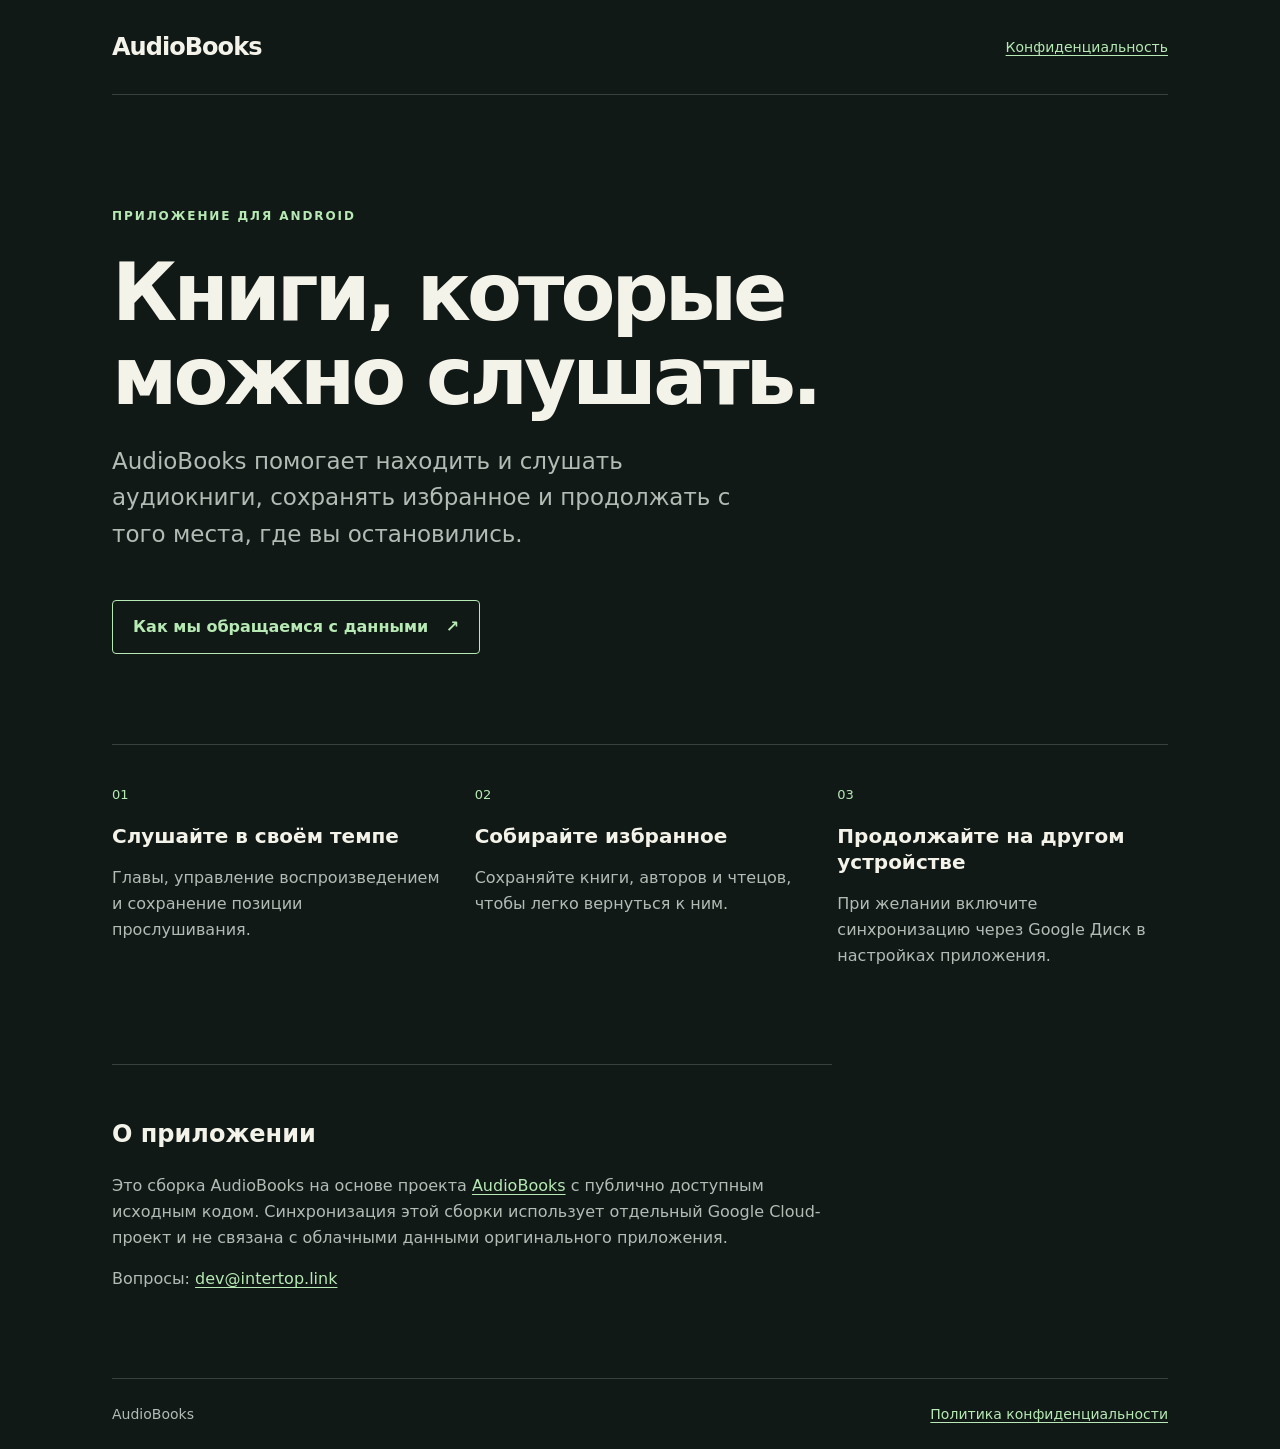
<file: index.html>
<!doctype html>
<html lang="ru">
<head>
  <meta charset="utf-8">
  <meta name="viewport" content="width=device-width, initial-scale=1">
  <meta name="description" content="AudioBooks — приложение для прослушивания аудиокниг на Android.">
  <title>AudioBooks — аудиокниги на Android</title>
  <link rel="stylesheet" href="style.css">
</head>
<body>
  <main class="page">
    <header class="masthead"><span class="brand">AudioBooks</span><nav aria-label="Навигация"><a href="privacy.html">Конфиденциальность</a></nav></header>
    <section class="hero">
      <p class="eyebrow">ПРИЛОЖЕНИЕ ДЛЯ ANDROID</p>
      <h1>Книги, которые<br>можно слушать.</h1>
      <p class="lead">AudioBooks помогает находить и слушать аудиокниги, сохранять избранное и продолжать с того места, где вы остановились.</p>
      <a class="button" href="privacy.html">Как мы обращаемся с данными <span aria-hidden="true">↗</span></a>
    </section>
    <section class="features" aria-label="Возможности приложения">
      <article><span>01</span><h2>Слушайте в своём темпе</h2><p>Главы, управление воспроизведением и сохранение позиции прослушивания.</p></article>
      <article><span>02</span><h2>Собирайте избранное</h2><p>Сохраняйте книги, авторов и чтецов, чтобы легко вернуться к ним.</p></article>
      <article><span>03</span><h2>Продолжайте на другом устройстве</h2><p>При желании включите синхронизацию через Google Диск в настройках приложения.</p></article>
    </section>
    <section class="note"><h2>О приложении</h2><p>Это сборка AudioBooks на основе проекта <a href="https://github.com/korvin2000/AudioBooks">AudioBooks</a> с публично доступным исходным кодом. Синхронизация этой сборки использует отдельный Google Cloud-проект и не связана с облачными данными оригинального приложения.</p><p>Вопросы: <a href="mailto:dev@intertop.link">dev@intertop.link</a></p></section>
    <footer><span>AudioBooks</span><a href="privacy.html">Политика конфиденциальности</a></footer>
  </main>
</body>
</html>
</file>
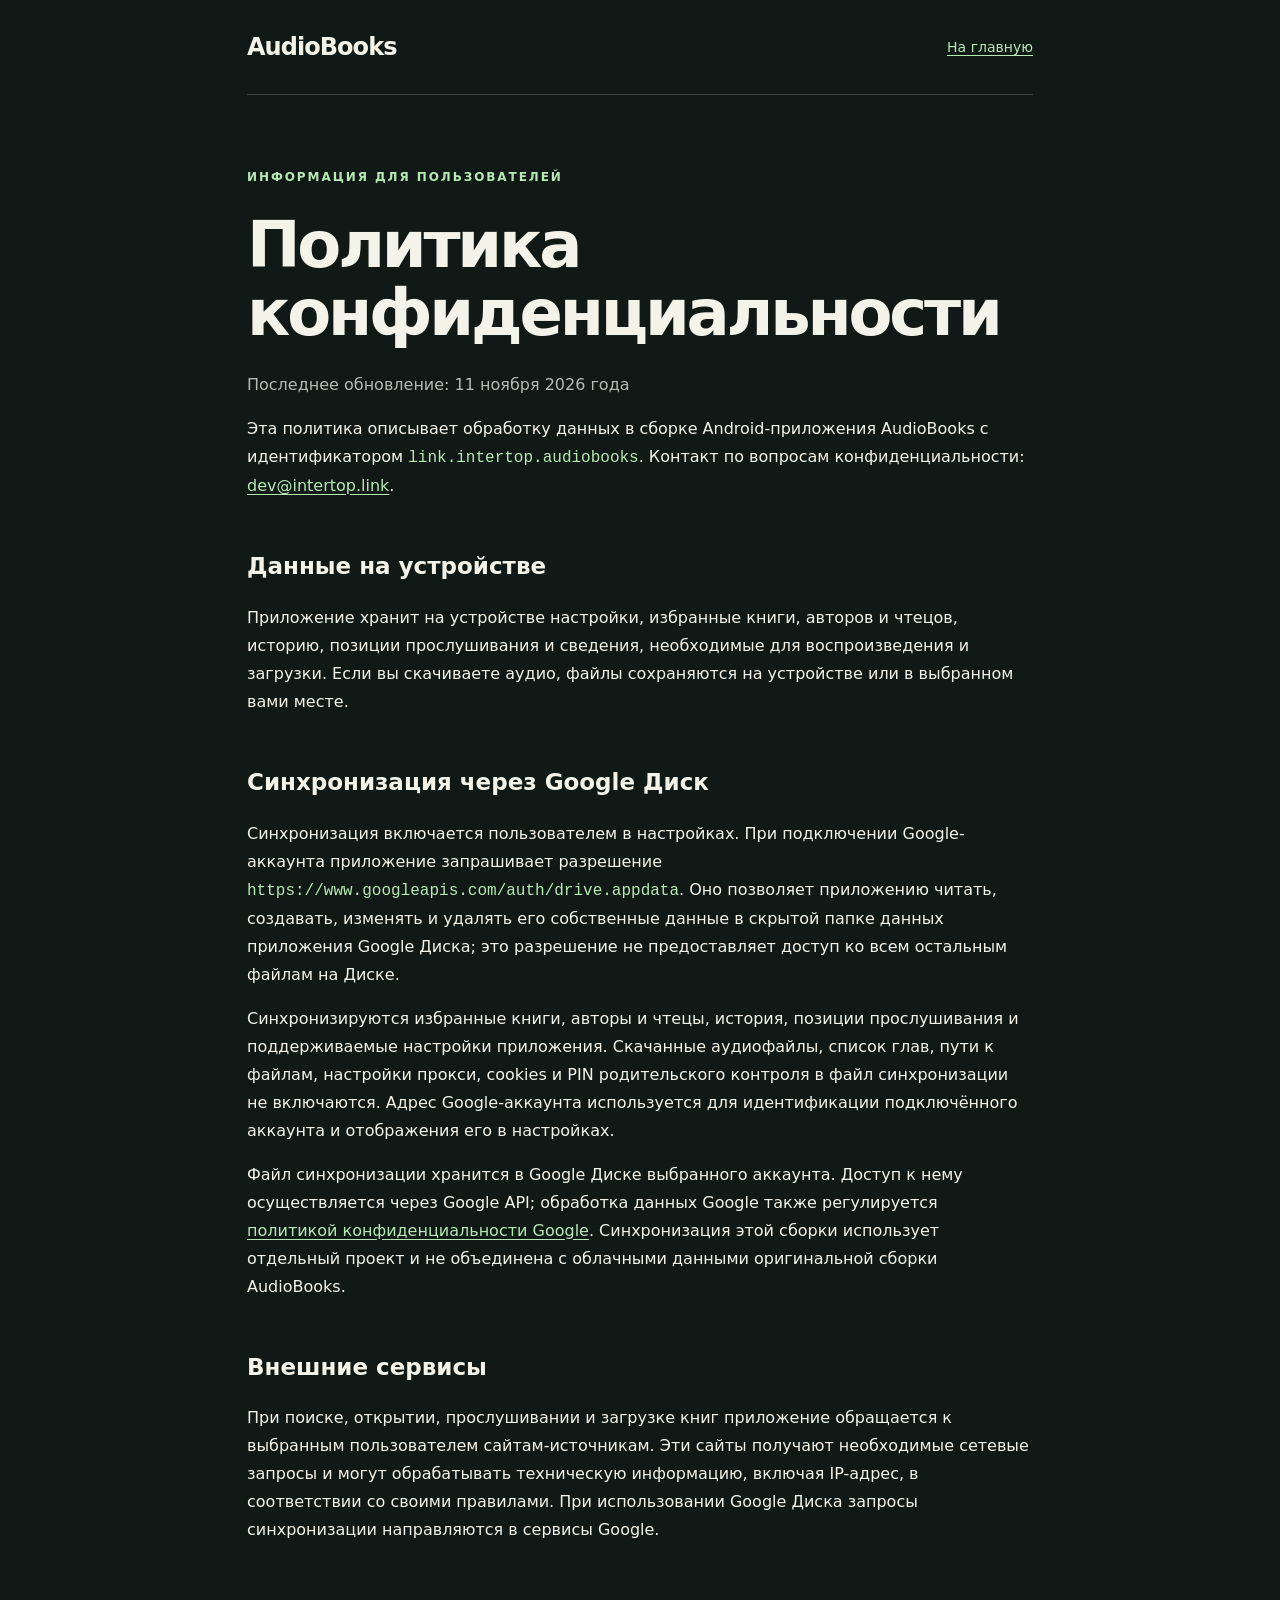
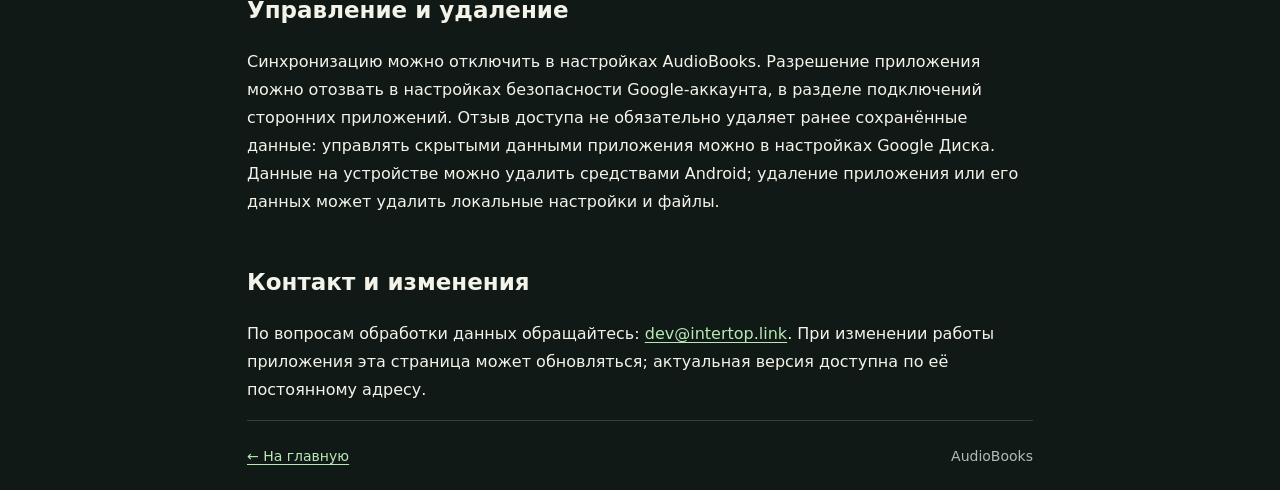
<file: privacy.html>
<!doctype html>
<html lang="ru">
<head>
  <meta charset="utf-8"><meta name="viewport" content="width=device-width, initial-scale=1">
  <title>Политика конфиденциальности — AudioBooks</title><link rel="stylesheet" href="style.css">
</head>
<body>
<main class="page policy">
  <header class="masthead"><a class="brand" href="index.html">AudioBooks</a><nav aria-label="Навигация"><a href="index.html">На главную</a></nav></header>
  <p class="eyebrow">ИНФОРМАЦИЯ ДЛЯ ПОЛЬЗОВАТЕЛЕЙ</p>
  <h1>Политика конфиденциальности</h1>
  <p class="muted">Последнее обновление: 11 ноября 2026 года</p>
  <p>Эта политика описывает обработку данных в сборке Android-приложения AudioBooks с идентификатором <code>link.intertop.audiobooks</code>. Контакт по вопросам конфиденциальности: <a href="mailto:dev@intertop.link">dev@intertop.link</a>.</p>
  <h2>Данные на устройстве</h2>
  <p>Приложение хранит на устройстве настройки, избранные книги, авторов и чтецов, историю, позиции прослушивания и сведения, необходимые для воспроизведения и загрузки. Если вы скачиваете аудио, файлы сохраняются на устройстве или в выбранном вами месте.</p>
  <h2>Синхронизация через Google Диск</h2>
  <p>Синхронизация включается пользователем в настройках. При подключении Google-аккаунта приложение запрашивает разрешение <code>https://www.googleapis.com/auth/drive.appdata</code>. Оно позволяет приложению читать, создавать, изменять и удалять его собственные данные в скрытой папке данных приложения Google Диска; это разрешение не предоставляет доступ ко всем остальным файлам на Диске.</p>
  <p>Синхронизируются избранные книги, авторы и чтецы, история, позиции прослушивания и поддерживаемые настройки приложения. Скачанные аудиофайлы, список глав, пути к файлам, настройки прокси, cookies и PIN родительского контроля в файл синхронизации не включаются. Адрес Google-аккаунта используется для идентификации подключённого аккаунта и отображения его в настройках.</p>
  <p>Файл синхронизации хранится в Google Диске выбранного аккаунта. Доступ к нему осуществляется через Google API; обработка данных Google также регулируется <a href="https://policies.google.com/privacy">политикой конфиденциальности Google</a>. Синхронизация этой сборки использует отдельный проект и не объединена с облачными данными оригинальной сборки AudioBooks.</p>
  <h2>Внешние сервисы</h2>
  <p>При поиске, открытии, прослушивании и загрузке книг приложение обращается к выбранным пользователем сайтам-источникам. Эти сайты получают необходимые сетевые запросы и могут обрабатывать техническую информацию, включая IP-адрес, в соответствии со своими правилами. При использовании Google Диска запросы синхронизации направляются в сервисы Google.</p>
  <h2>Управление и удаление</h2>
  <p>Синхронизацию можно отключить в настройках AudioBooks. Разрешение приложения можно отозвать в настройках безопасности Google-аккаунта, в разделе подключений сторонних приложений. Отзыв доступа не обязательно удаляет ранее сохранённые данные: управлять скрытыми данными приложения можно в настройках Google Диска. Данные на устройстве можно удалить средствами Android; удаление приложения или его данных может удалить локальные настройки и файлы.</p>
  <h2>Контакт и изменения</h2>
  <p>По вопросам обработки данных обращайтесь: <a href="mailto:dev@intertop.link">dev@intertop.link</a>. При изменении работы приложения эта страница может обновляться; актуальная версия доступна по её постоянному адресу.</p>
  <footer><a href="index.html">← На главную</a><span>AudioBooks</span></footer>
</main>
</body>
</html>
</file>
<file: style.css>
:root{color-scheme:dark;--bg:#111917;--text:#f4f3e9;--muted:#b2bcb5;--accent:#b6e9b3}*{box-sizing:border-box}body{margin:0;background:var(--bg);color:var(--text);font:16px/1.6 system-ui,-apple-system,"Segoe UI",sans-serif}a{color:var(--accent);text-underline-offset:.2em}a:focus-visible{outline:3px solid var(--accent);outline-offset:4px}.page{max-width:1120px;margin:auto;padding:0 32px}.masthead{display:flex;align-items:center;justify-content:space-between;padding:28px 0;border-bottom:1px solid #36423b}.brand{color:var(--text);font-weight:750;letter-spacing:-.04em;text-decoration:none;font-size:24px}.masthead nav a{font-size:14px}.hero{padding:100px 0 90px;max-width:850px}.eyebrow{font-size:12px;font-weight:700;letter-spacing:.16em;color:var(--accent)}h1{font-size:clamp(42px,7vw,80px);line-height:1.05;letter-spacing:-.05em;margin:24px 0}.lead{color:var(--muted);font-size:clamp(18px,2.4vw,23px);max-width:660px}.button{display:inline-block;margin-top:24px;padding:13px 20px;border:1px solid var(--accent);border-radius:4px;text-decoration:none;font-weight:650}.button span{margin-left:12px}.features{display:grid;grid-template-columns:repeat(3,1fr);gap:32px;border-top:1px solid #36423b;padding:36px 0 80px}.features span{color:var(--accent);font-size:13px}.features h2{font-size:20px;line-height:1.3}.features p,.note p{color:var(--muted)}.note{max-width:720px;padding:30px 0 70px;border-top:1px solid #36423b}footer{display:flex;justify-content:space-between;gap:20px;border-top:1px solid #36423b;padding:24px 0;color:var(--muted);font-size:14px}.policy{max-width:850px}.policy>.eyebrow{margin-top:72px}.policy h1{font-size:clamp(38px,6vw,64px)}.policy h2{margin-top:48px;font-size:23px}.policy p{line-height:1.75}.muted{color:var(--muted)}code{overflow-wrap:anywhere;color:var(--accent)}@media(max-width:700px){.page{padding:0 20px}.hero{padding:64px 0}.features{grid-template-columns:1fr;gap:12px;padding-bottom:48px}.policy>.eyebrow{margin-top:48px}}
</file>
